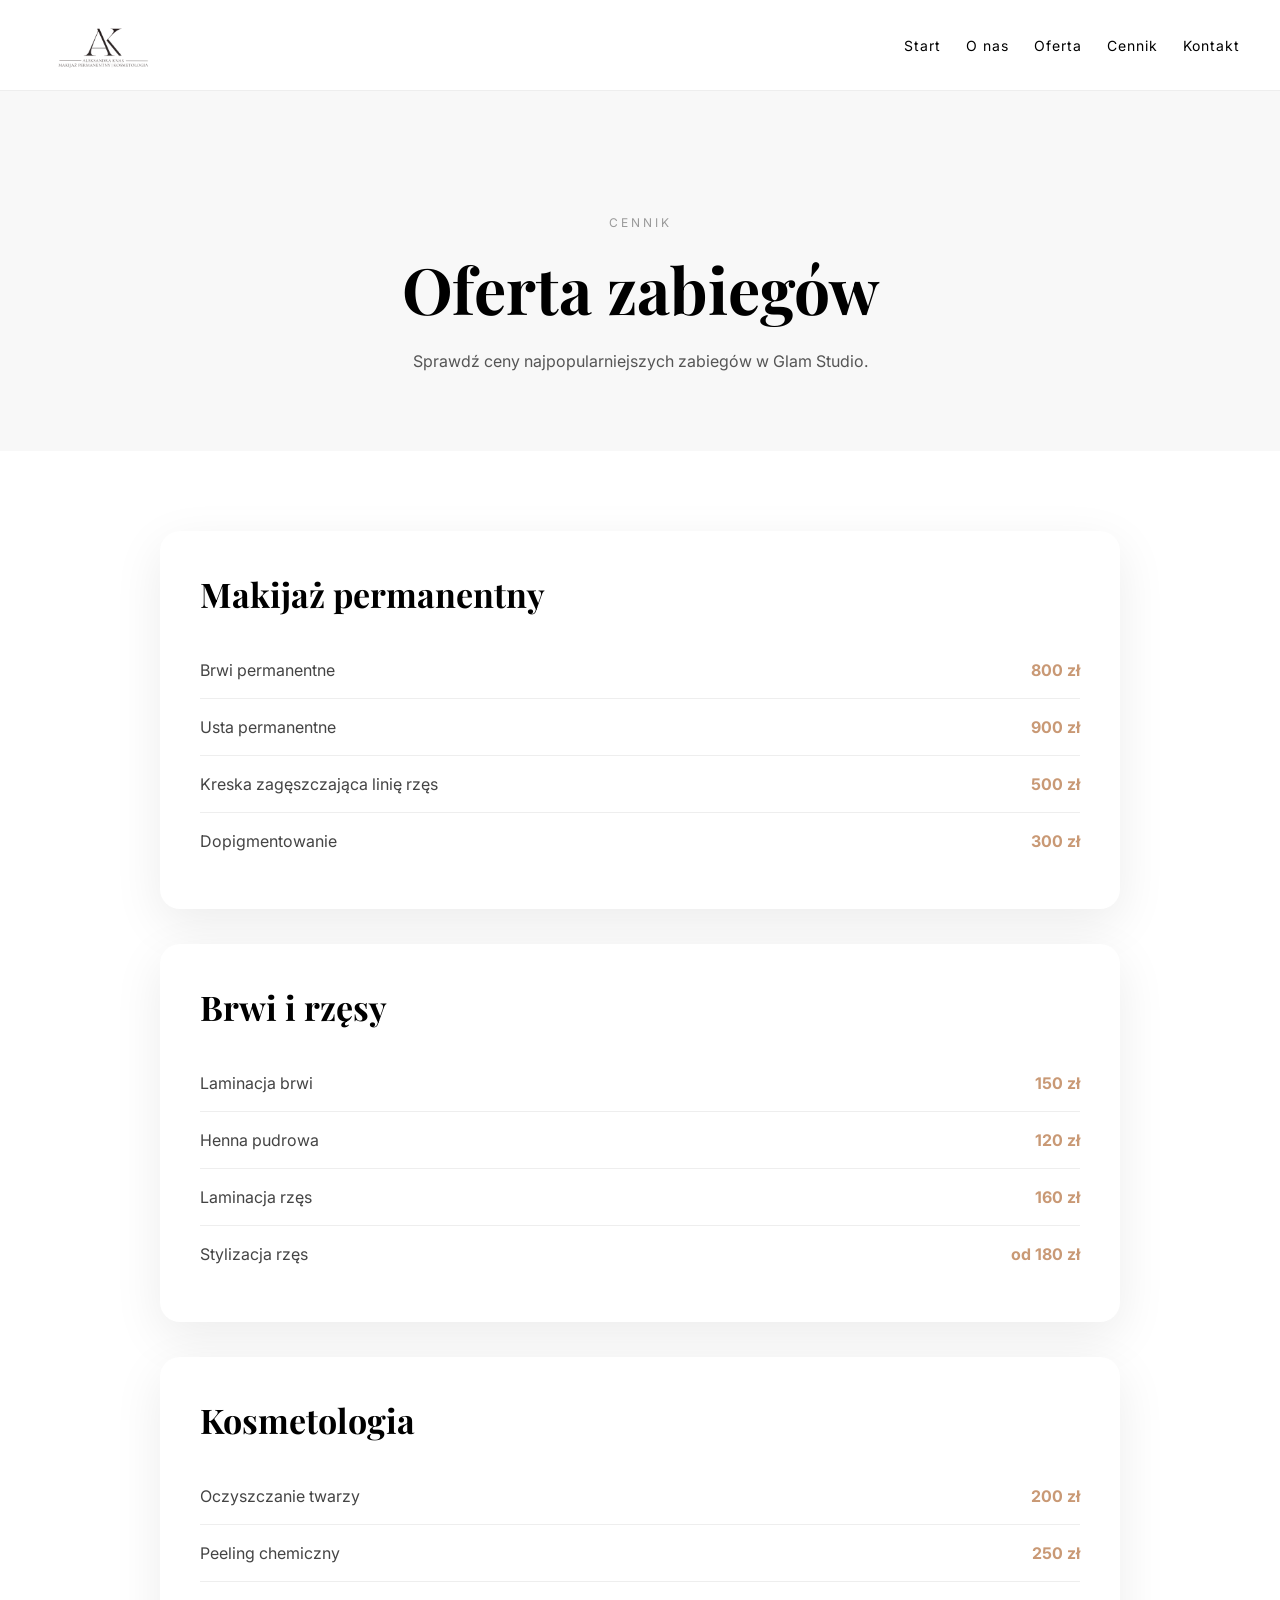
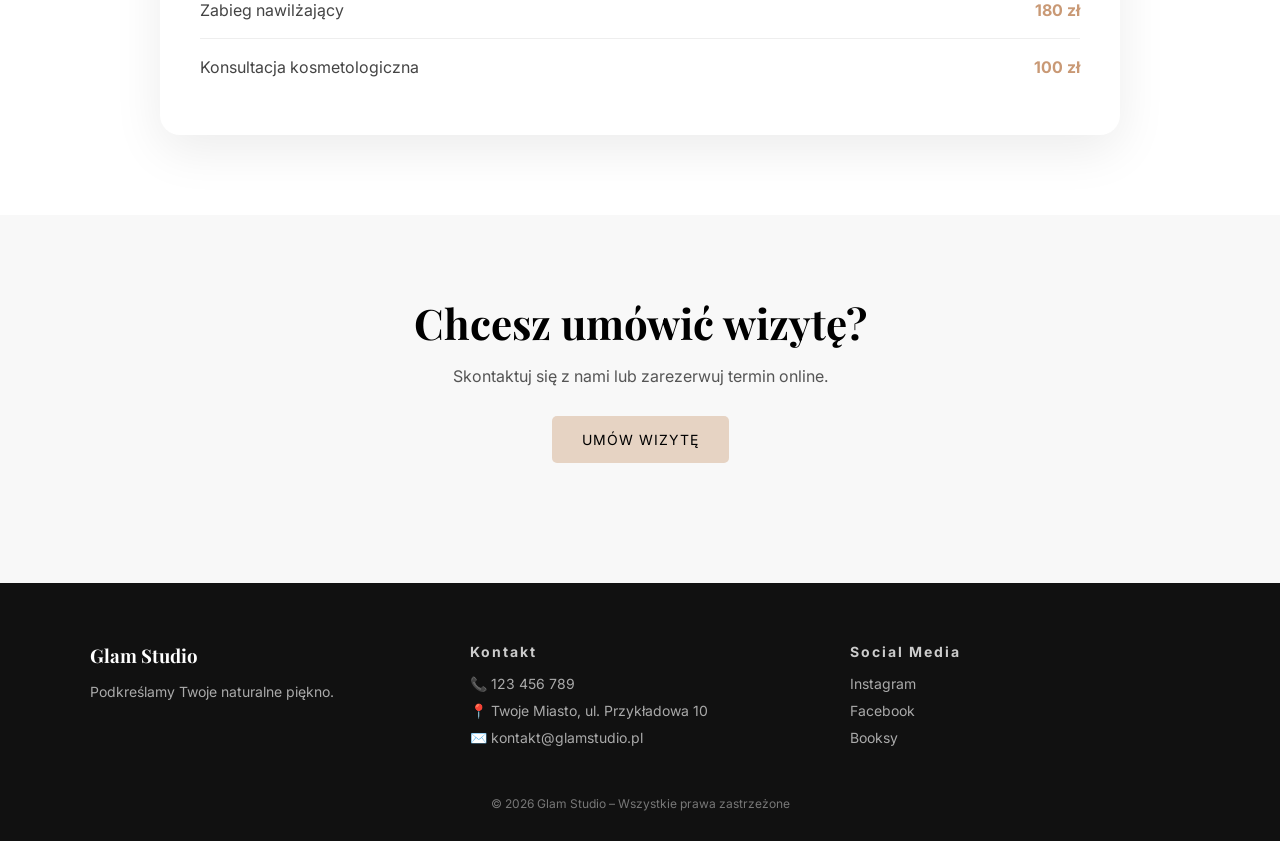
<file: cennik.html>
<!DOCTYPE html>
<html lang="pl">
<head>
  <meta charset="UTF-8">
  <meta name="viewport" content="width=device-width, initial-scale=1.0">
  <title>Cennik | Glam Studio Aleksandra Knas</title>

  <link href="https://fonts.googleapis.com/css2?family=Playfair+Display:wght@400;600&family=Inter:wght@300;400;500&display=swap" rel="stylesheet">
  <link rel="stylesheet" href="style.css">
</head>

<body>

<header>
  <div class="nav">
    <div class="logo">
      <img src="logo.png" alt="logo">
    </div>

    <nav>
      <a href="index.html">Start</a>
      <a href="index.html#onas">O nas</a>
      <a href="oferta.html">Oferta</a>
      <a href="cennik.html">Cennik</a>
      <a href="kontakt.html">Kontakt</a>
    </nav>
  </div>
</header>

<section class="price-hero">
  <span>CENNIK</span>
  <h1>Oferta zabiegów</h1>
  <p>Sprawdź ceny najpopularniejszych zabiegów w Glam Studio.</p>
</section>

<section class="price-section">

  <div class="price-box">
    <h2>Makijaż permanentny</h2>

    <div class="price-row">
      <span>Brwi permanentne</span>
      <strong>800 zł</strong>
    </div>

    <div class="price-row">
      <span>Usta permanentne</span>
      <strong>900 zł</strong>
    </div>

    <div class="price-row">
      <span>Kreska zagęszczająca linię rzęs</span>
      <strong>500 zł</strong>
    </div>

    <div class="price-row">
      <span>Dopigmentowanie</span>
      <strong>300 zł</strong>
    </div>
  </div>

  <div class="price-box">
    <h2>Brwi i rzęsy</h2>

    <div class="price-row">
      <span>Laminacja brwi</span>
      <strong>150 zł</strong>
    </div>

    <div class="price-row">
      <span>Henna pudrowa</span>
      <strong>120 zł</strong>
    </div>

    <div class="price-row">
      <span>Laminacja rzęs</span>
      <strong>160 zł</strong>
    </div>

    <div class="price-row">
      <span>Stylizacja rzęs</span>
      <strong>od 180 zł</strong>
    </div>
  </div>

  <div class="price-box">
    <h2>Kosmetologia</h2>

    <div class="price-row">
      <span>Oczyszczanie twarzy</span>
      <strong>200 zł</strong>
    </div>

    <div class="price-row">
      <span>Peeling chemiczny</span>
      <strong>250 zł</strong>
    </div>

    <div class="price-row">
      <span>Zabieg nawilżający</span>
      <strong>180 zł</strong>
    </div>

    <div class="price-row">
      <span>Konsultacja kosmetologiczna</span>
      <strong>100 zł</strong>
    </div>
  </div>

</section>

<section class="price-cta">
  <h2>Chcesz umówić wizytę?</h2>
  <p>Skontaktuj się z nami lub zarezerwuj termin online.</p>
  <a href="#" class="btn-main">UMÓW WIZYTĘ</a>
</section>

<footer class="footer">
  <div class="footer-container">

    <div class="footer-col">
      <h3>Glam Studio</h3>
      <p>Podkreślamy Twoje naturalne piękno.</p>
    </div>

    <div class="footer-col">
      <h4>Kontakt</h4>
      <p>📞 123 456 789</p>
      <p>📍 Twoje Miasto, ul. Przykładowa 10</p>
      <p>✉️ kontakt@glamstudio.pl</p>
    </div>

    <div class="footer-col">
      <h4>Social Media</h4>
      <p>Instagram</p>
      <p>Facebook</p>
      <p>Booksy</p>
    </div>

  </div>

  <div class="footer-bottom">
    © 2026 Glam Studio – Wszystkie prawa zastrzeżone
  </div>
</footer>

</body>
</html>
</file>
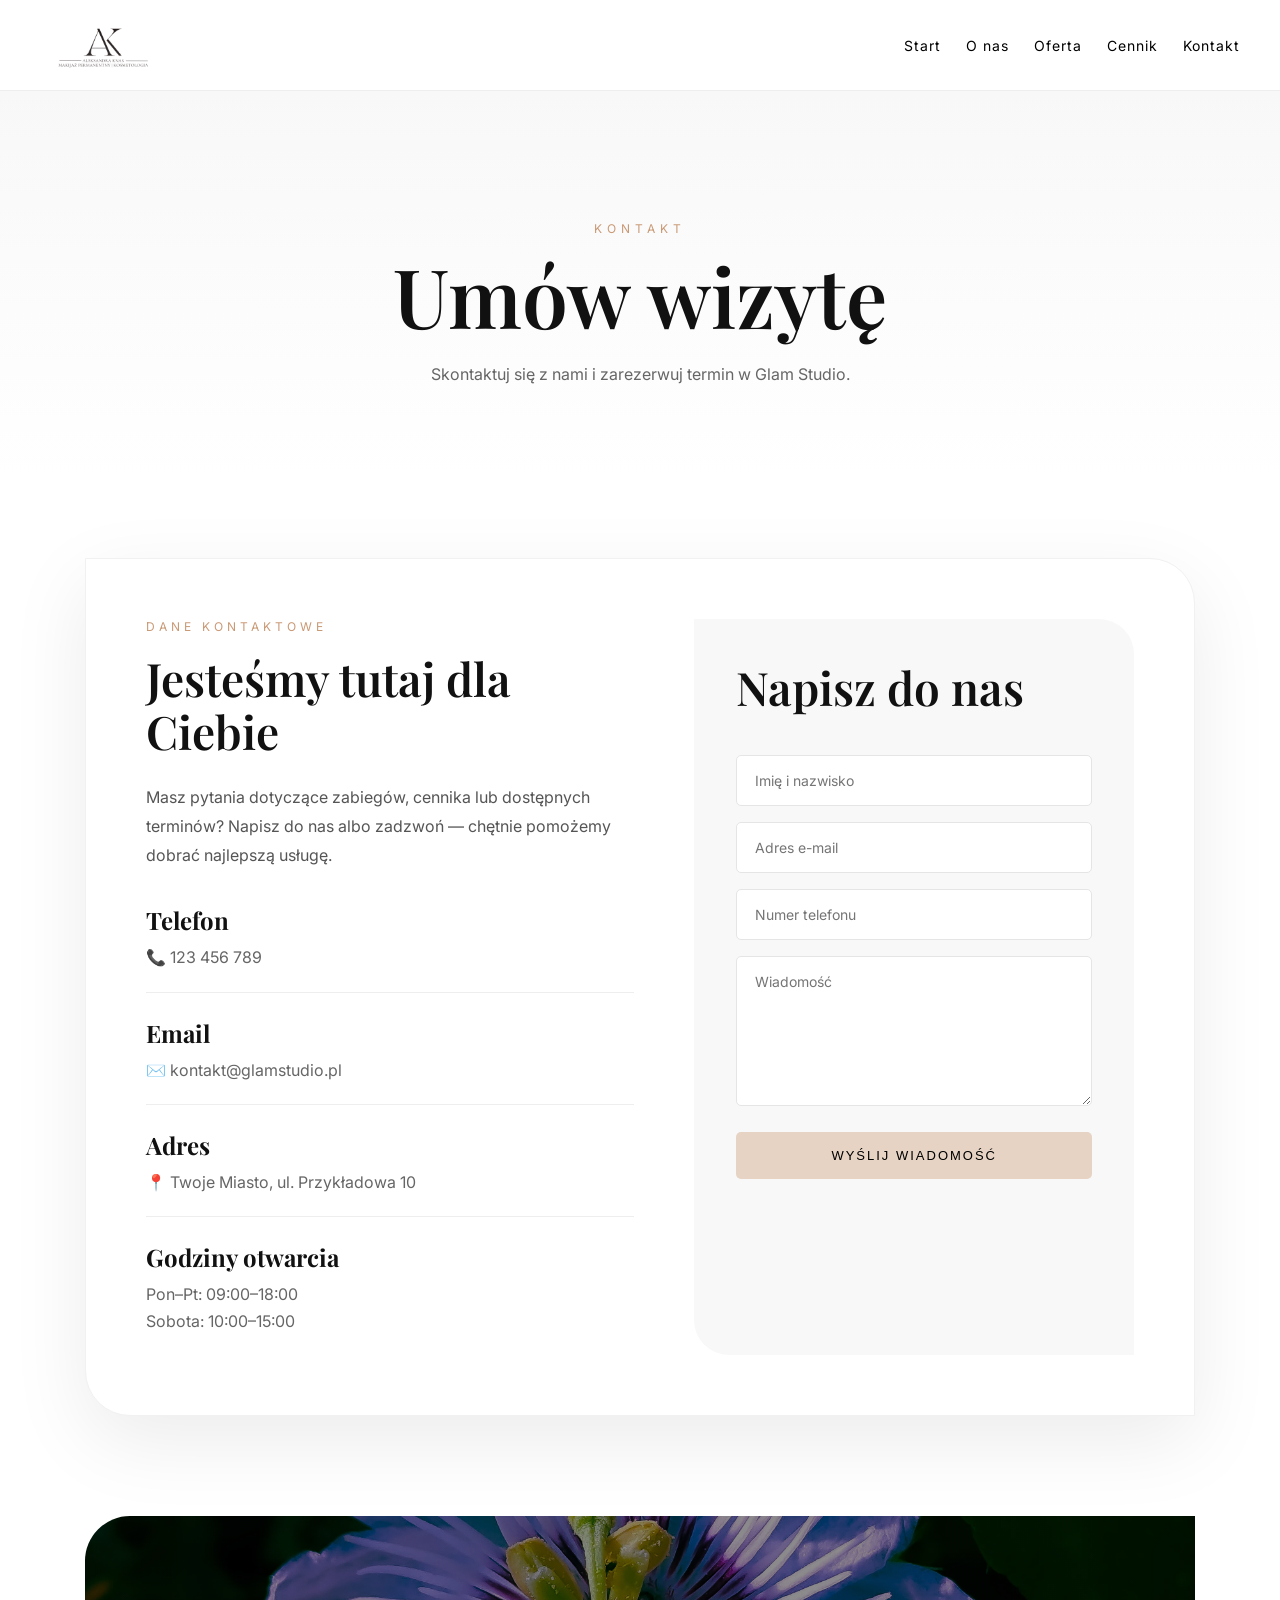
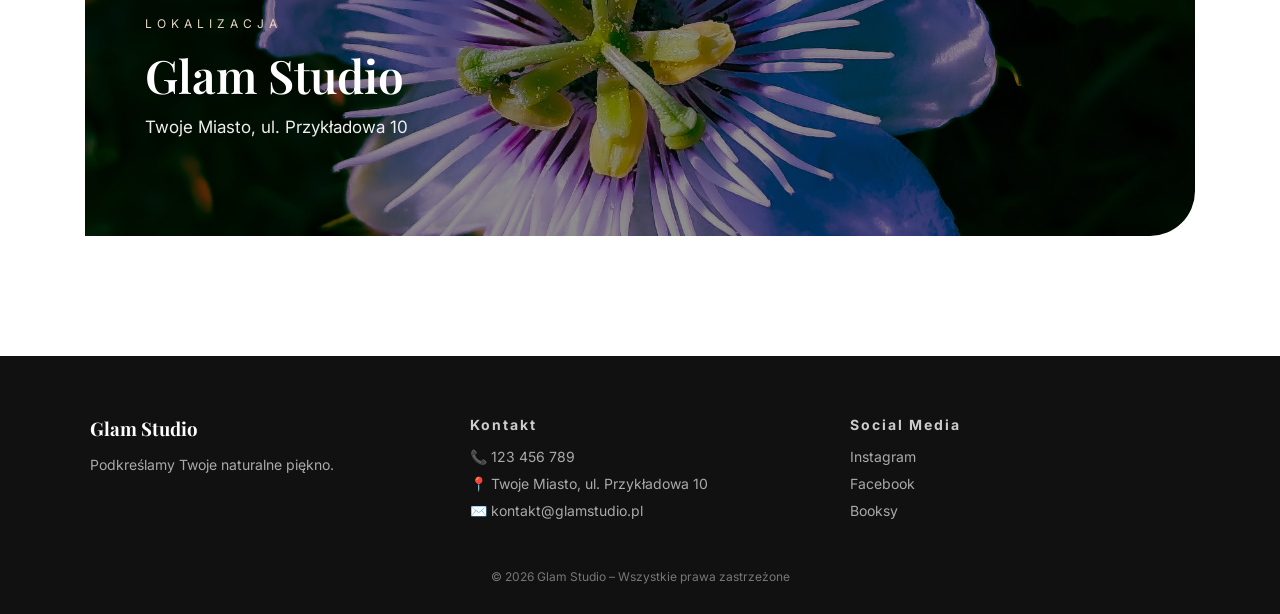
<file: kontakt.html>
<!DOCTYPE html>
<html lang="pl">
<head>
  <meta charset="UTF-8">
  <meta name="viewport" content="width=device-width, initial-scale=1.0">
  <title>Kontakt | Glam Studio Aleksandra Knas</title>

  <link href="https://fonts.googleapis.com/css2?family=Playfair+Display:wght@400;600&family=Inter:wght@300;400;500&display=swap" rel="stylesheet">
  <link rel="stylesheet" href="style.css">
</head>

<body>

<header>
  <div class="nav">
    <div class="logo">
      <img src="logo.png" alt="logo">
    </div>

    <nav>
      <a href="index.html">Start</a>
      <a href="onas.html">O nas</a>
      <a href="oferta.html">Oferta</a>
      <a href="cennik.html">Cennik</a>
      <a href="kontakt.html">Kontakt</a>
    </nav>
  </div>
</header>

<section class="contact-hero">
  <span>KONTAKT</span>
  <h1>Umów wizytę</h1>
  <p>Skontaktuj się z nami i zarezerwuj termin w Glam Studio.</p>
</section>

<section class="contact-section">

  <div class="contact-card">
    <div class="contact-info">
      <span>DANE KONTAKTOWE</span>
      <h2>Jesteśmy tutaj dla Ciebie</h2>

      <p>
        Masz pytania dotyczące zabiegów, cennika lub dostępnych terminów?
        Napisz do nas albo zadzwoń — chętnie pomożemy dobrać najlepszą usługę.
      </p>

      <div class="contact-details">
        <div>
          <h3>Telefon</h3>
          <p>📞 123 456 789</p>
        </div>

        <div>
          <h3>Email</h3>
          <p>✉️ kontakt@glamstudio.pl</p>
        </div>

        <div>
          <h3>Adres</h3>
          <p>📍 Twoje Miasto, ul. Przykładowa 10</p>
        </div>

        <div>
          <h3>Godziny otwarcia</h3>
          <p>Pon–Pt: 09:00–18:00</p>
          <p>Sobota: 10:00–15:00</p>
        </div>
      </div>
    </div>

    <form class="contact-form">
      <h2>Napisz do nas</h2>

      <input type="text" placeholder="Imię i nazwisko">
      <input type="email" placeholder="Adres e-mail">
      <input type="tel" placeholder="Numer telefonu">
      <textarea placeholder="Wiadomość"></textarea>

      <button type="submit">WYŚLIJ WIADOMOŚĆ</button>
    </form>
  </div>

</section>

<section class="contact-map">
  <div class="map-box">
    <span>LOKALIZACJA</span>
    <h2>Glam Studio</h2>
    <p>Twoje Miasto, ul. Przykładowa 10</p>
  </div>
</section>

<footer class="footer">
  <div class="footer-container">

    <div class="footer-col">
      <h3>Glam Studio</h3>
      <p>Podkreślamy Twoje naturalne piękno.</p>
    </div>

    <div class="footer-col">
      <h4>Kontakt</h4>
      <p>📞 123 456 789</p>
      <p>📍 Twoje Miasto, ul. Przykładowa 10</p>
      <p>✉️ kontakt@glamstudio.pl</p>
    </div>

    <div class="footer-col">
      <h4>Social Media</h4>
      <p>Instagram</p>
      <p>Facebook</p>
      <p>Booksy</p>
    </div>

  </div>

  <div class="footer-bottom">
    © 2026 Glam Studio – Wszystkie prawa zastrzeżone
  </div>
</footer>

</body>
</html>
</file>
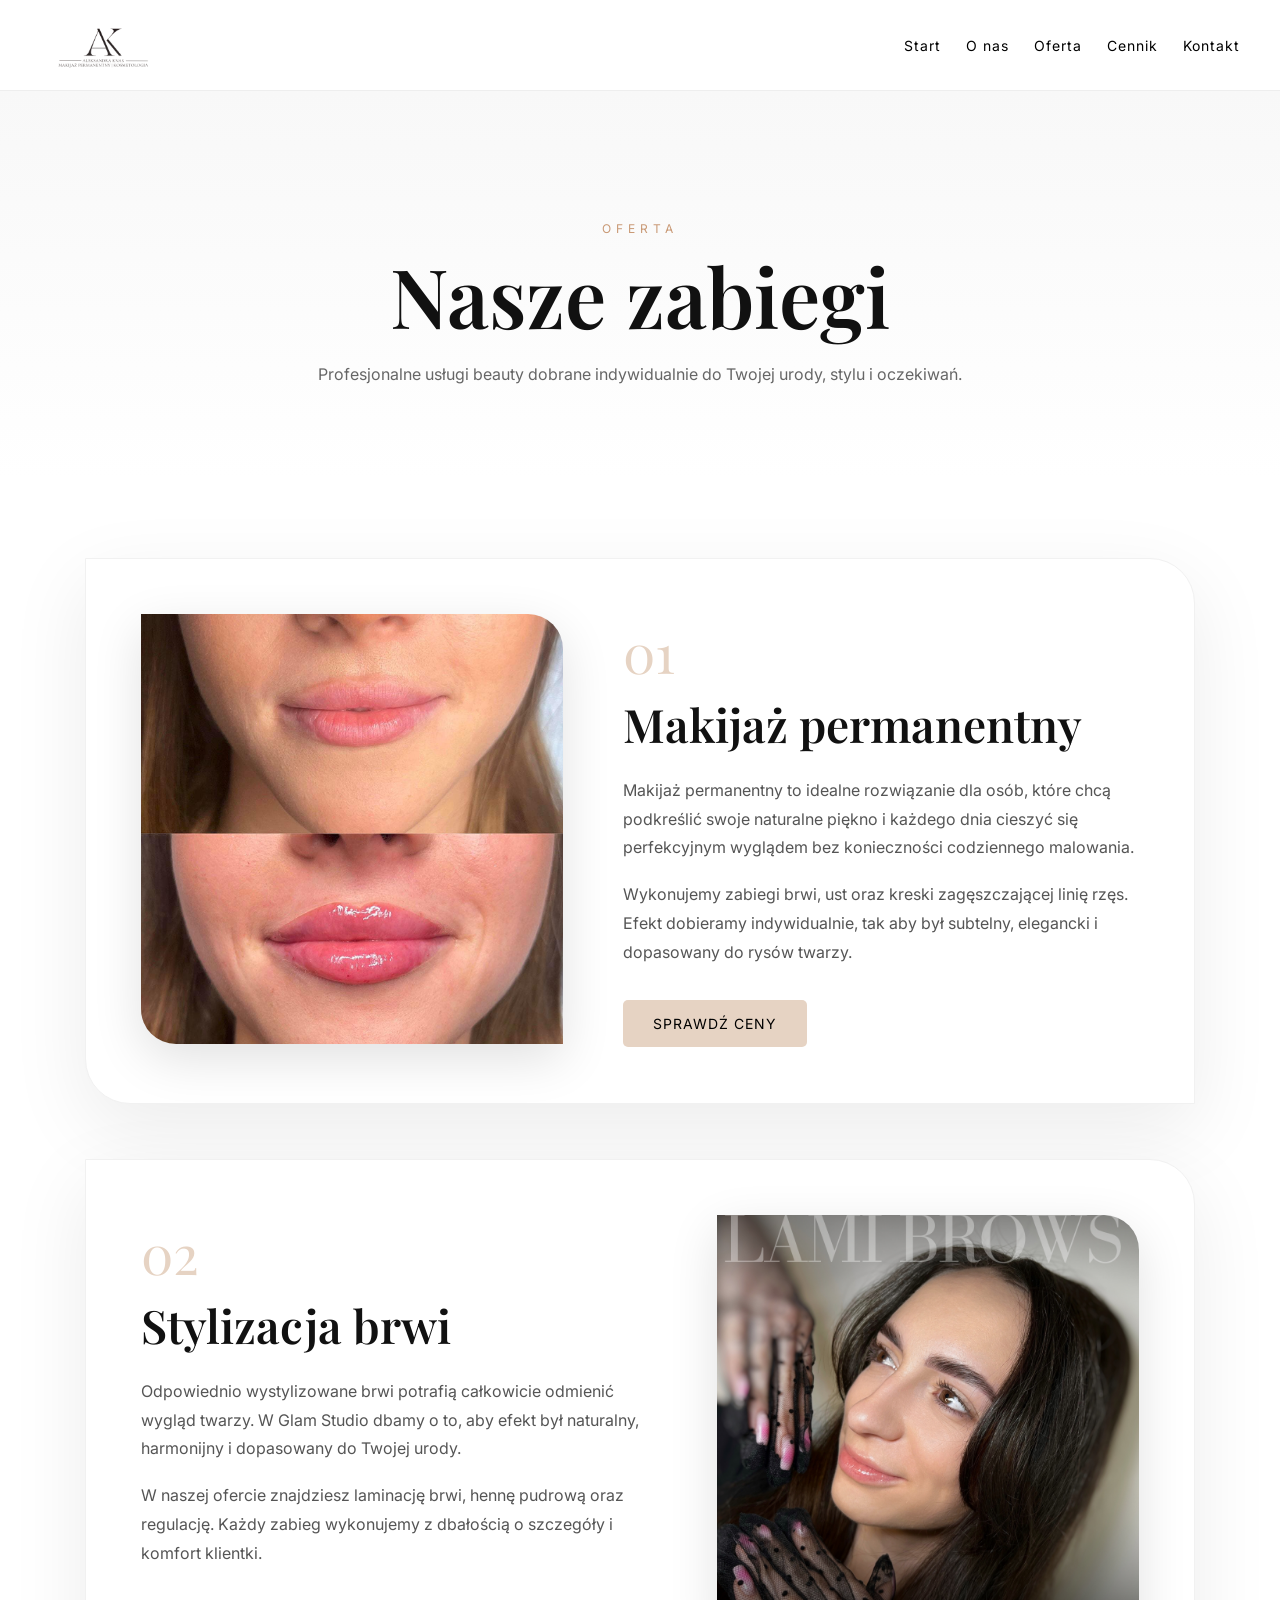
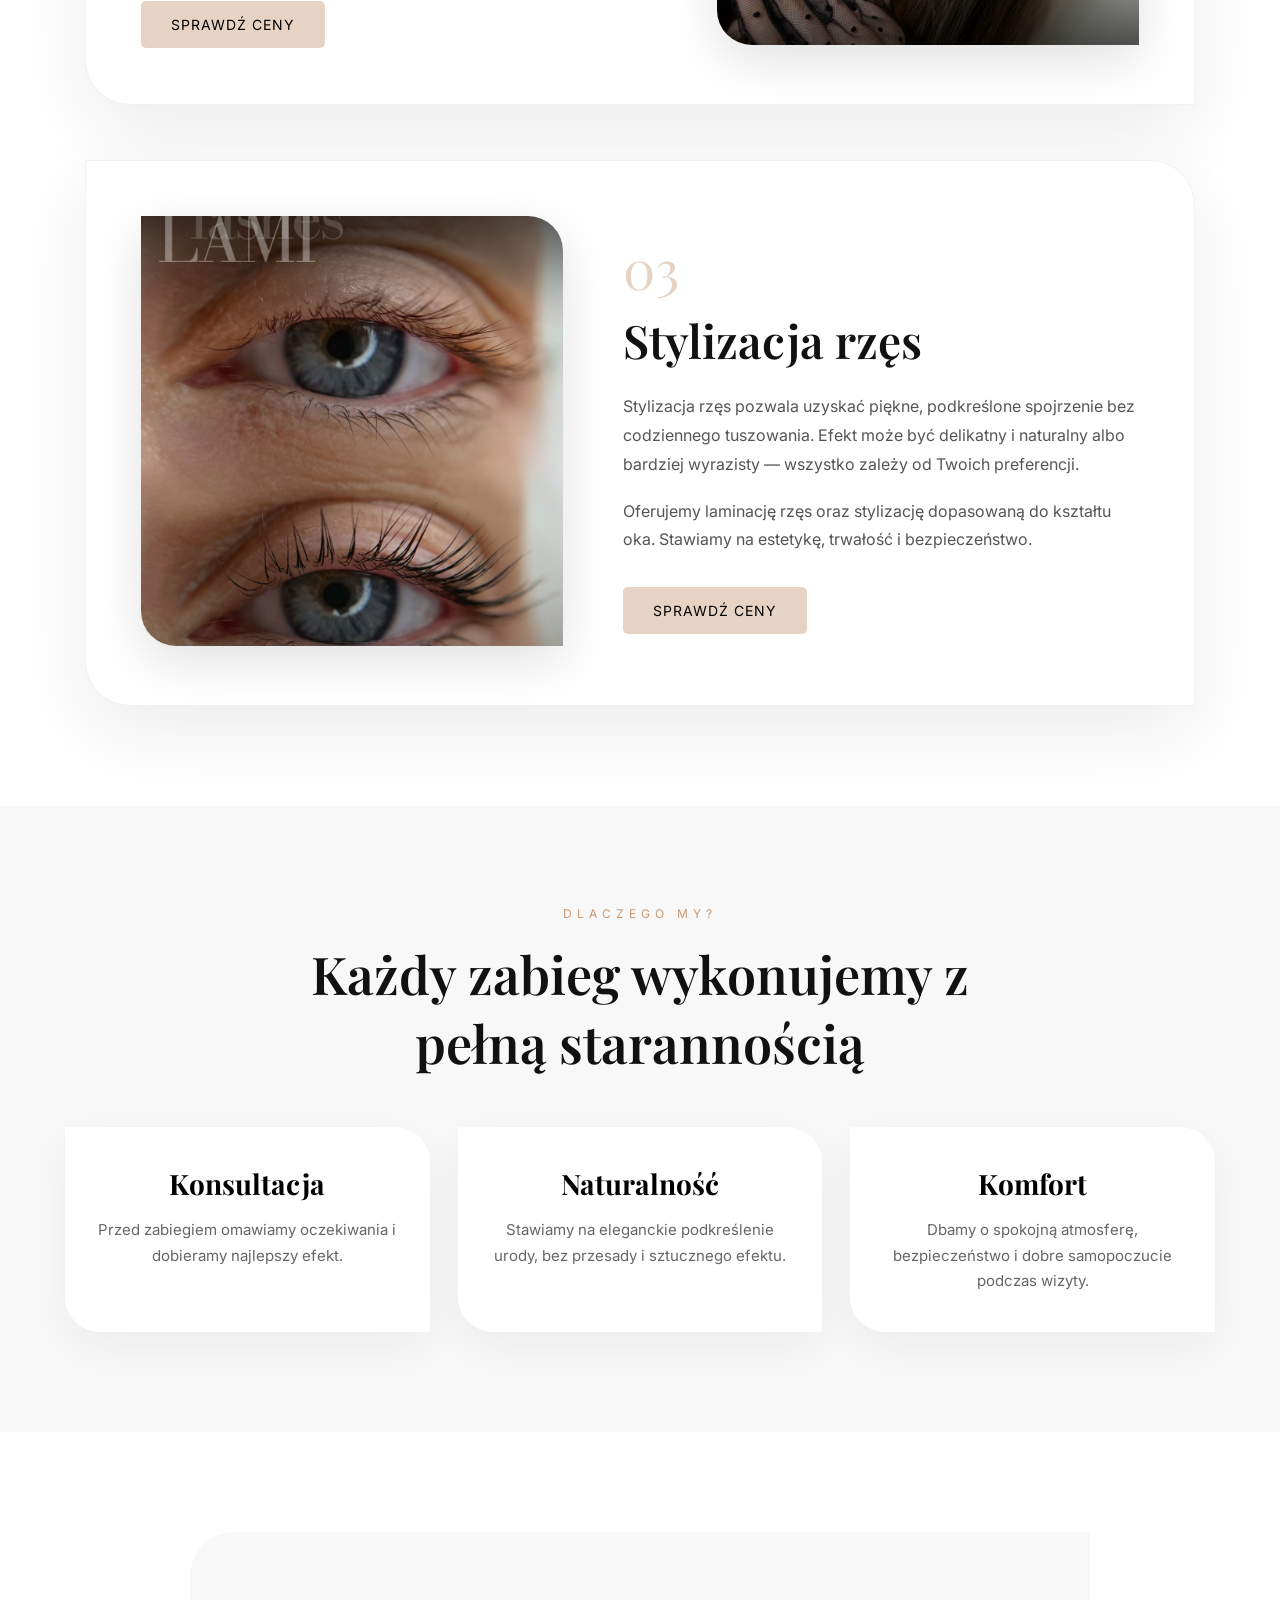
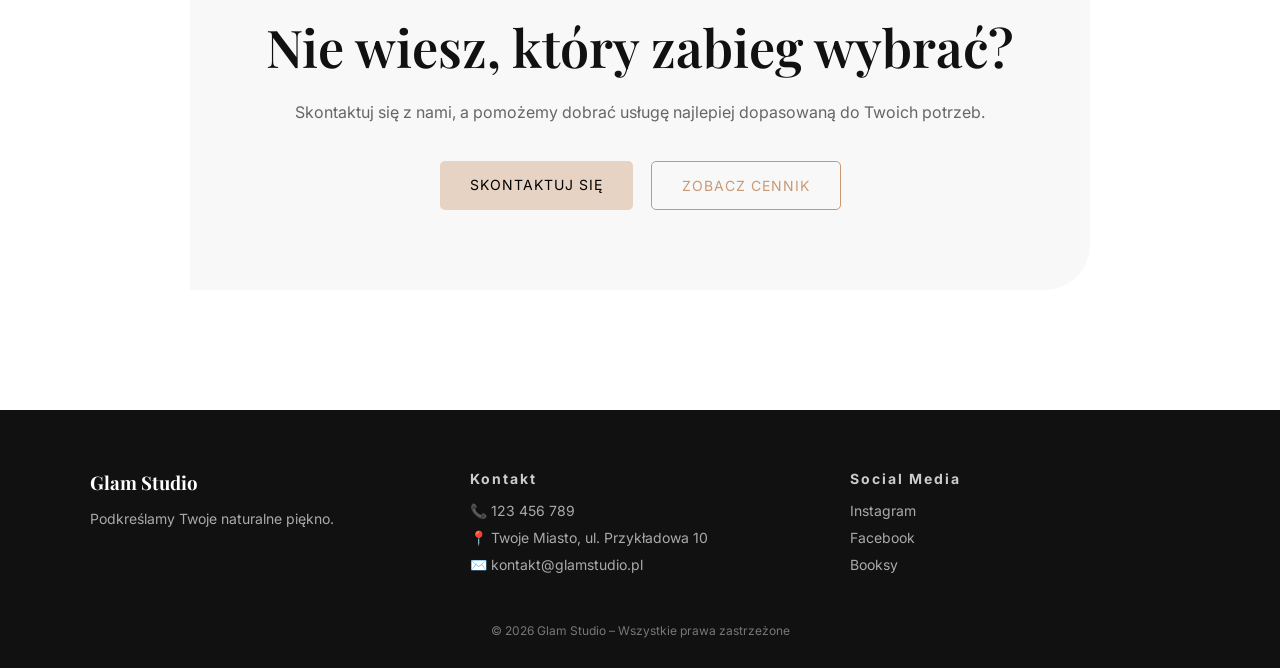
<file: oferta.html>
<!DOCTYPE html>
<html lang="pl">
<head>
  <meta charset="UTF-8">
  <meta name="viewport" content="width=device-width, initial-scale=1.0">
  <title>Oferta | Glam Studio Aleksandra Knas</title>

  <link href="https://fonts.googleapis.com/css2?family=Playfair+Display:wght@400;600&family=Inter:wght@300;400;500&display=swap" rel="stylesheet">
  <link rel="stylesheet" href="style.css">
</head>

<body>

<header>
  <div class="nav">
    <div class="logo">
      <img src="logo.png" alt="logo">
    </div>

    <nav>
      <a href="index.html">Start</a>
      <a href="onas.html">O nas</a>
      <a href="oferta.html">Oferta</a>
      <a href="cennik.html">Cennik</a>
      <a href="kontakt.html">Kontakt</a>
    </nav>
  </div>
</header>

<section class="offer-hero">
  <span>OFERTA</span>
  <h1>Nasze zabiegi</h1>
  <p>Profesjonalne usługi beauty dobrane indywidualnie do Twojej urody, stylu i oczekiwań.</p>
</section>

<section class="offer-section">

  <div class="offer-card">
    <div class="offer-image">
      <img src="usta.jpg" alt="Makijaż permanentny">
    </div>

    <div class="offer-text">
      <span>01</span>
      <h2>Makijaż permanentny</h2>
      <p>
        Makijaż permanentny to idealne rozwiązanie dla osób, które chcą podkreślić swoje naturalne piękno
        i każdego dnia cieszyć się perfekcyjnym wyglądem bez konieczności codziennego malowania.
      </p>
      <p>
        Wykonujemy zabiegi brwi, ust oraz kreski zagęszczającej linię rzęs. Efekt dobieramy indywidualnie,
        tak aby był subtelny, elegancki i dopasowany do rysów twarzy.
      </p>
      <a href="cennik.html" class="btn-main">SPRAWDŹ CENY</a>
    </div>
  </div>

  <div class="offer-card offer-reverse">
    <div class="offer-image">
      <img src="lamibrows.jpg" alt="Stylizacja brwi">
    </div>

    <div class="offer-text">
      <span>02</span>
      <h2>Stylizacja brwi</h2>
      <p>
        Odpowiednio wystylizowane brwi potrafią całkowicie odmienić wygląd twarzy. W Glam Studio dbamy o to,
        aby efekt był naturalny, harmonijny i dopasowany do Twojej urody.
      </p>
      <p>
        W naszej ofercie znajdziesz laminację brwi, hennę pudrową oraz regulację. Każdy zabieg wykonujemy
        z dbałością o szczegóły i komfort klientki.
      </p>
      <a href="cennik.html" class="btn-main">SPRAWDŹ CENY</a>
    </div>
  </div>

  <div class="offer-card">
    <div class="offer-image">
      <img src="lamilashes.jpg" alt="Stylizacja rzęs">
    </div>

    <div class="offer-text">
      <span>03</span>
      <h2>Stylizacja rzęs</h2>
      <p>
        Stylizacja rzęs pozwala uzyskać piękne, podkreślone spojrzenie bez codziennego tuszowania.
        Efekt może być delikatny i naturalny albo bardziej wyrazisty — wszystko zależy od Twoich preferencji.
      </p>
      <p>
        Oferujemy laminację rzęs oraz stylizację dopasowaną do kształtu oka. Stawiamy na estetykę,
        trwałość i bezpieczeństwo.
      </p>
      <a href="cennik.html" class="btn-main">SPRAWDŹ CENY</a>
    </div>
  </div>

</section>

<section class="offer-extra">
  <div class="offer-extra-content">
    <span>DLACZEGO MY?</span>
    <h2>Każdy zabieg wykonujemy z pełną starannością</h2>

    <div class="offer-points">
      <div>
        <h3>Konsultacja</h3>
        <p>Przed zabiegiem omawiamy oczekiwania i dobieramy najlepszy efekt.</p>
      </div>

      <div>
        <h3>Naturalność</h3>
        <p>Stawiamy na eleganckie podkreślenie urody, bez przesady i sztucznego efektu.</p>
      </div>

      <div>
        <h3>Komfort</h3>
        <p>Dbamy o spokojną atmosferę, bezpieczeństwo i dobre samopoczucie podczas wizyty.</p>
      </div>
    </div>
  </div>
</section>

<section class="offer-cta">
  <h2>Nie wiesz, który zabieg wybrać?</h2>
  <p>Skontaktuj się z nami, a pomożemy dobrać usługę najlepiej dopasowaną do Twoich potrzeb.</p>

  <div class="about-buttons">
    <a href="kontakt.html" class="btn-main">SKONTAKTUJ SIĘ</a>
    <a href="cennik.html" class="btn-outline">ZOBACZ CENNIK</a>
  </div>
</section>

<footer class="footer">
  <div class="footer-container">

    <div class="footer-col">
      <h3>Glam Studio</h3>
      <p>Podkreślamy Twoje naturalne piękno.</p>
    </div>

    <div class="footer-col">
      <h4>Kontakt</h4>
      <p>📞 123 456 789</p>
      <p>📍 Twoje Miasto, ul. Przykładowa 10</p>
      <p>✉️ kontakt@glamstudio.pl</p>
    </div>

    <div class="footer-col">
      <h4>Social Media</h4>
      <p>Instagram</p>
      <p>Facebook</p>
      <p>Booksy</p>
    </div>

  </div>

  <div class="footer-bottom">
    © 2026 Glam Studio – Wszystkie prawa zastrzeżone
  </div>
</footer>

</body>
</html>
</file>
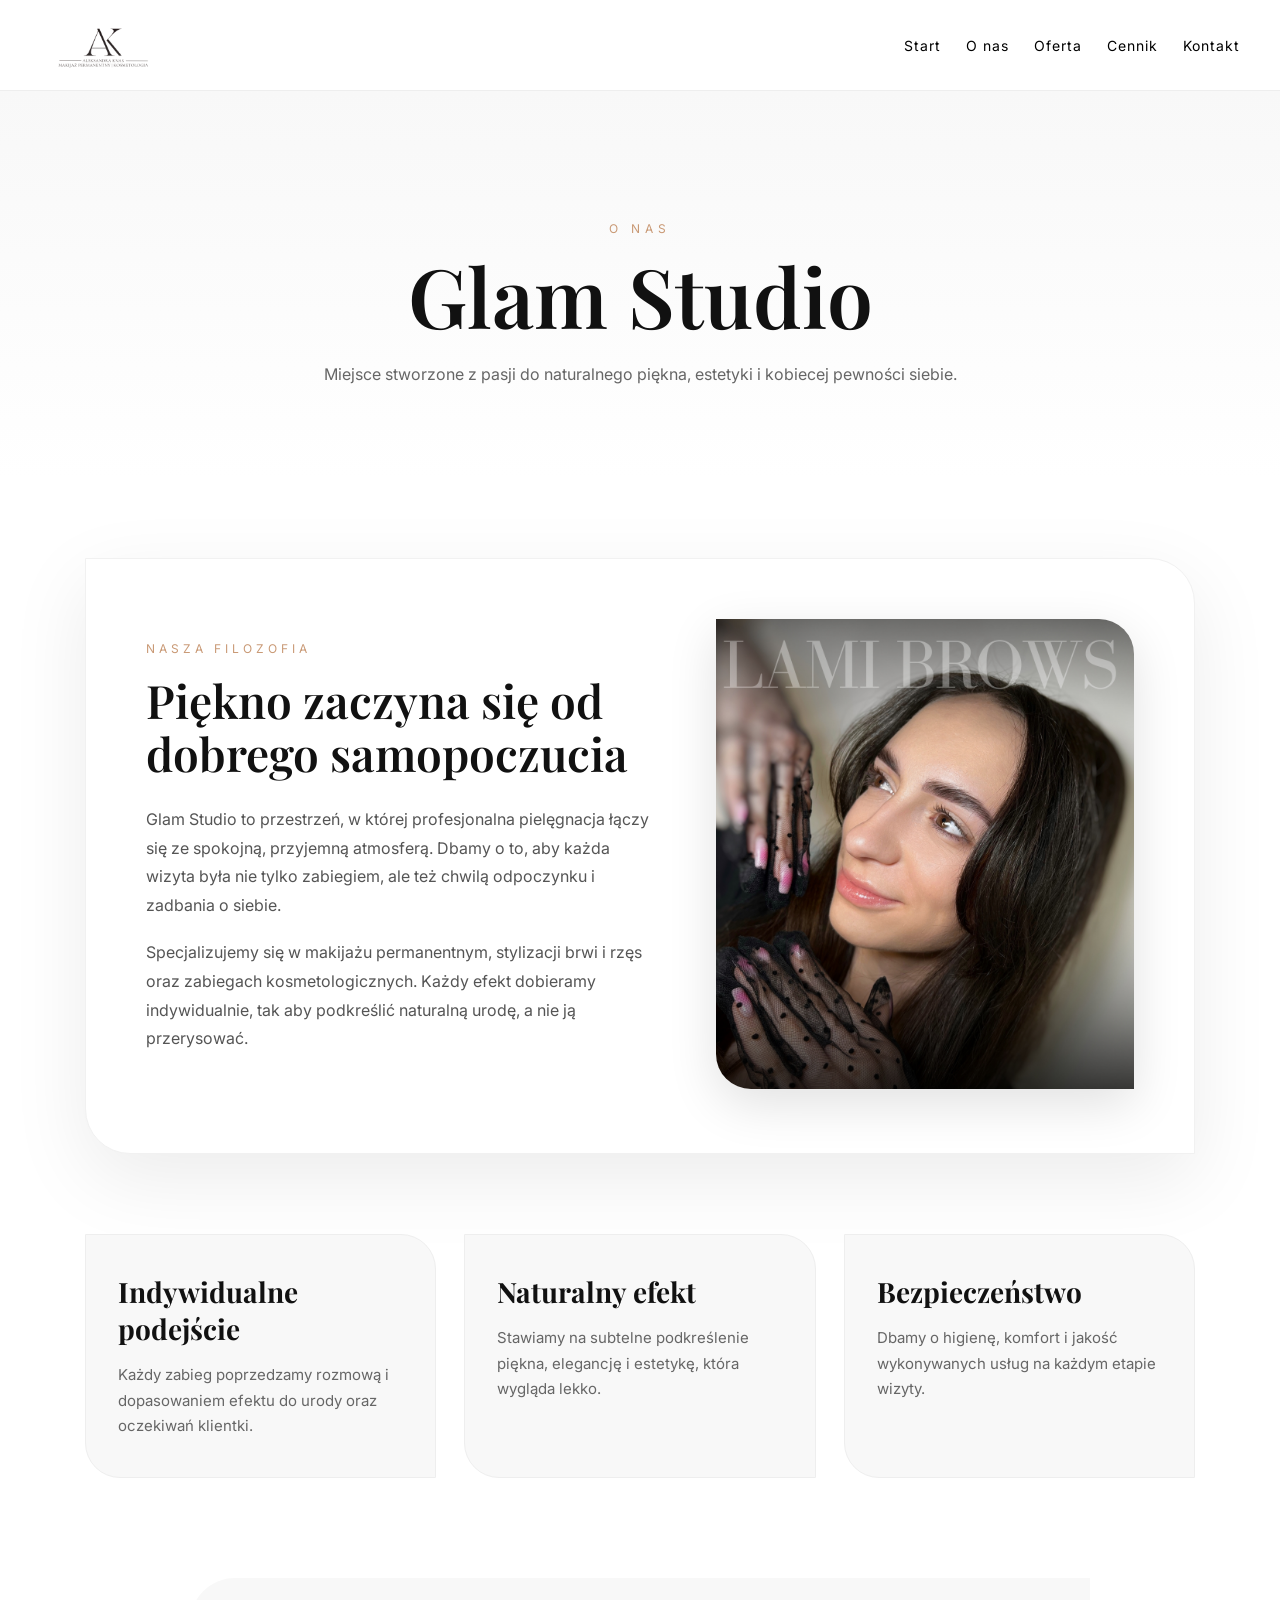
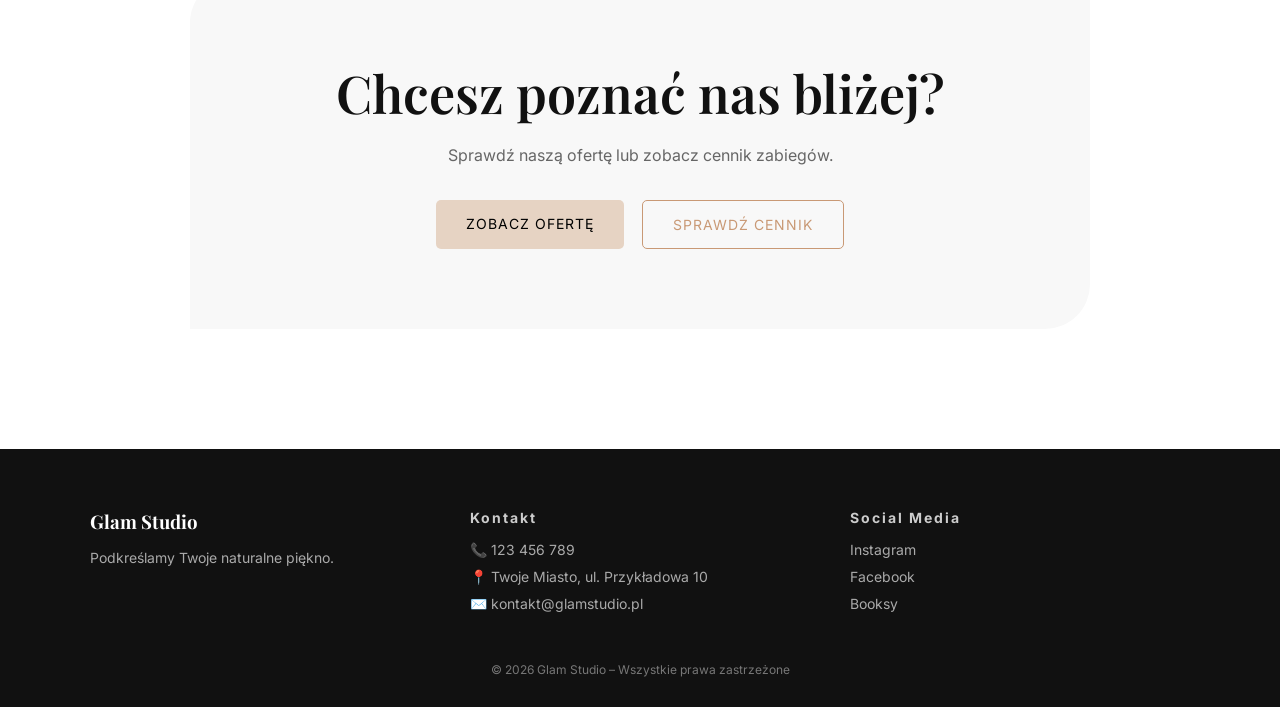
<file: onas.html>
<!DOCTYPE html>
<html lang="pl">
<head>
  <meta charset="UTF-8">
  <meta name="viewport" content="width=device-width, initial-scale=1.0">
  <title>O nas | Glam Studio Aleksandra Knas</title>

  <link href="https://fonts.googleapis.com/css2?family=Playfair+Display:wght@400;600&family=Inter:wght@300;400;500&display=swap" rel="stylesheet">
  <link rel="stylesheet" href="style.css">
</head>

<body>

<header>
  <div class="nav">
    <div class="logo">
      <img src="logo.png" alt="logo">
    </div>

    <nav>
      <a href="index.html">Start</a>
      <a href="onas.html">O nas</a>
      <a href="oferta.html">Oferta</a>
      <a href="cennik.html">Cennik</a>
      <a href="kontakt.html">Kontakt</a>
    </nav>
  </div>
</header>

<section class="about-hero">
  <span>O NAS</span>
  <h1>Glam Studio</h1>
  <p>Miejsce stworzone z pasji do naturalnego piękna, estetyki i kobiecej pewności siebie.</p>
</section>

<section class="about-section">
  <div class="about-card">

    <div class="about-text">
      <span>NASZA FILOZOFIA</span>
      <h2>Piękno zaczyna się od dobrego samopoczucia</h2>

      <p>
        Glam Studio to przestrzeń, w której profesjonalna pielęgnacja łączy się ze spokojną,
        przyjemną atmosferą. Dbamy o to, aby każda wizyta była nie tylko zabiegiem,
        ale też chwilą odpoczynku i zadbania o siebie.
      </p>

      <p>
        Specjalizujemy się w makijażu permanentnym, stylizacji brwi i rzęs oraz zabiegach
        kosmetologicznych. Każdy efekt dobieramy indywidualnie, tak aby podkreślić naturalną urodę,
        a nie ją przerysować.
      </p>
    </div>

    <div class="about-image">
      <img src="lamibrows.jpg" alt="Glam Studio">
    </div>

  </div>
</section>

<section class="about-values">
  <div class="value-box">
    <h3>Indywidualne podejście</h3>
    <p>Każdy zabieg poprzedzamy rozmową i dopasowaniem efektu do urody oraz oczekiwań klientki.</p>
  </div>

  <div class="value-box">
    <h3>Naturalny efekt</h3>
    <p>Stawiamy na subtelne podkreślenie piękna, elegancję i estetykę, która wygląda lekko.</p>
  </div>

  <div class="value-box">
    <h3>Bezpieczeństwo</h3>
    <p>Dbamy o higienę, komfort i jakość wykonywanych usług na każdym etapie wizyty.</p>
  </div>
</section>

<section class="about-cta">
  <h2>Chcesz poznać nas bliżej?</h2>
  <p>Sprawdź naszą ofertę lub zobacz cennik zabiegów.</p>

  <div class="about-buttons">
    <a href="oferta.html" class="btn-main">ZOBACZ OFERTĘ</a>
    <a href="cennik.html" class="btn-outline">SPRAWDŹ CENNIK</a>
  </div>
</section>

<footer class="footer">
  <div class="footer-container">

    <div class="footer-col">
      <h3>Glam Studio</h3>
      <p>Podkreślamy Twoje naturalne piękno.</p>
    </div>

    <div class="footer-col">
      <h4>Kontakt</h4>
      <p>📞 123 456 789</p>
      <p>📍 Twoje Miasto, ul. Przykładowa 10</p>
      <p>✉️ kontakt@glamstudio.pl</p>
    </div>

    <div class="footer-col">
      <h4>Social Media</h4>
      <p>Instagram</p>
      <p>Facebook</p>
      <p>Booksy</p>
    </div>

  </div>

  <div class="footer-bottom">
    © 2026 Glam Studio – Wszystkie prawa zastrzeżone
  </div>
</footer>

</body>
</html>
</file>
<file: style.css>
/* ===== RESET ===== */
* {
  margin: 0;
  padding: 0;
  box-sizing: border-box;
}

html {
  scroll-behavior: smooth;
}

body {
  font-family: 'Inter', sans-serif;
  color: #000;
  background: #fff;
}

a {
  color: inherit;
}

/* ===== NAVBAR ===== */
header {
  background: white;
  border-bottom: 1px solid #eee;
  position: sticky;
  top: 0;
  z-index: 1000;
}

.nav {
  position: relative;
  display: flex;
  align-items: center;
  justify-content: flex-end;
  padding: 10px 40px;
  min-height: 90px;
}

.logo {
  position: absolute;
  left: 0;
  top: 50%;
  transform: translateY(-50%);
}

.logo img {
  height: 75px;
  object-fit: contain;
}

nav {
  display: flex;
  gap: 25px;
}

nav a {
  text-decoration: none;
  color: #000;
  font-size: 14px;
  letter-spacing: 1px;
  position: relative;
  transition: 0.3s;
}

nav a::after {
  content: "";
  position: absolute;
  left: 50%;
  bottom: -6px;
  width: 0;
  height: 2px;
  background: linear-gradient(90deg,#d4af37,#f1d27a);
  transform: translateX(-50%);
  transition: 0.3s;
}

nav a:hover::after {
  width: 100%;
}

nav a:hover {
  transform: translateY(-2px);
}

/* ===== HERO ===== */
.hero {
  position: relative;
  height: 90vh;
  overflow: hidden;
  border-radius: 0 0 30px 30px;
}

.bg-video {
  position: absolute;
  top: 50%;
  left: 50%;
  width: 110%;
  height: 110%;
  object-fit: cover;
  transform: translate(-50%, -50%) scale(1.05);
  filter: blur(8px) brightness(0.4);
  z-index: -2;
}

.overlay {
  position: absolute;
  inset: 0;
  background: rgba(0,0,0,0.6);
  z-index: -1;
}

.hero-content {
  position: relative;
  z-index: 2;
  display: flex;
  justify-content: center;
  align-items: center;
  height: 100%;
}

.hero-logo {
  width: 1200px;
  max-width: 90%;
  filter: brightness(0) invert(1)
          drop-shadow(0 20px 60px rgba(0,0,0,0.9));
  transition: 0.4s;
}

.hero-logo:hover {
  transform: scale(1.05);
}

/* ===== INTRO ===== */
.intro {
  background: #fff;
  padding: 140px 0 140px 120px;
  opacity: 0;
  transform: translateY(40px);
  animation: fadeUp 1s ease forwards;
}

.intro-grid {
  display: grid;
  grid-template-columns: 1fr 450px;
  gap: 80px;
  align-items: center;
  max-width: 1200px;
  margin: 0 auto;
}

.intro-left {
  display: flex;
  flex-direction: column;
  gap: 20px;
}

.intro-text {
  max-width: 500px;
}

.intro-small {
  letter-spacing: 3px;
  font-size: 12px;
  color: #999;
}

.intro-text h2 {
  font-family: 'Playfair Display', serif;
  font-size: 48px;
  margin: 10px 0 20px;
}

.intro-text p {
  color: #555;
  line-height: 1.7;
  margin-bottom: 15px;
}

.intro-btn {
  display: flex;
  align-items: center;
}

.btn-main {
  display: inline-block;
  padding: 15px 30px;
  background: #e6d3c3;
  color: #000;
  text-decoration: none;
  border-radius: 5px;
  font-size: 14px;
  letter-spacing: 1px;
  transition: 0.3s;
}

.btn-main:hover {
  transform: scale(1.05);
  background: #d4bfae;
}

@keyframes fadeUp {
  to {
    opacity: 1;
    transform: translateY(0);
  }
}

/* ===== INTRO IMAGES ===== */
.intro-images {
  position: relative;
  width: 350px;
  justify-self: end;
  transform: translateX(-80px);
}

.img-main {
  width: 100%;
  border-radius: 20px;
  transition: 0.4s;
  box-shadow: 0 10px 30px rgba(0,0,0,0.1);
}

.img-second {
  position: absolute;
  bottom: -30px;
  right: -30px;
  width: 70%;
  border-radius: 20px;
  transition: 0.4s;
  box-shadow: 0 10px 30px rgba(0,0,0,0.1);
}

.intro-images img:hover {
  transform: scale(1.05);
  box-shadow: 0 20px 60px rgba(0,0,0,0.25);
  z-index: 2;
}

/* ===== SPLIT SECTION ===== */
.split-section {
  display: grid;
  grid-template-columns: 1.1fr 1fr;
  min-height: 600px;
  margin-bottom: 0;
}

.split-image {
  background: url('lamilashes.jpg') center/cover no-repeat;
  border-bottom-left-radius: 80px;
}

.split-content {
  background: #f7f7f7;
  padding: 120px 80px;
  display: flex;
  flex-direction: column;
  justify-content: center;
}

.split-small {
  letter-spacing: 3px;
  font-size: 12px;
  color: #999;
  margin-bottom: 20px;
}

.split-content h2 {
  font-family: 'Playfair Display', serif;
  font-size: 72px;
  line-height: 1.1;
  margin-bottom: 30px;
}

.split-content p {
  color: #666;
  line-height: 1.8;
  max-width: 400px;
}

/* ===== CTA BOXES ===== */
.cta-boxes {
  display: grid;
  grid-template-columns: 1fr 1fr;
  margin-top: 0;
}

.cta {
  padding: 80px 40px;
  text-align: center;
  cursor: pointer;
  transition: 0.4s;
  position: relative;
  overflow: hidden;
  text-decoration: none;
  display: block;
}

.cta span {
  letter-spacing: 3px;
  font-size: 12px;
  font-weight: 500;
}

.cta-light {
  background: #c99975;
  color: white;
}

.cta-dark {
  background: #1e1e1e;
  color: white;
}

.cta:hover {
  transform: scale(1.02);
}

.cta-light:hover {
  background: #b88763;
}

.cta-dark:hover {
  background: #000;
}

/* ===== MID TEXT SECTION ===== */
.mid-text {
  padding: 100px 20px 40px;
  text-align: center;
  background: #f8f8f8;
  margin-bottom: 0;
}

.mid-content {
  max-width: 700px;
  margin: 0 auto;
}

.mid-small {
  letter-spacing: 3px;
  font-size: 12px;
  color: #999;
}

.mid-text h2 {
  font-family: 'Playfair Display', serif;
  font-size: 48px;
  margin: 15px 0 20px;
}

.mid-text p {
  color: #555;
  line-height: 1.7;
  font-size: 16px;
}

/* ===== SPLIT CTA ===== */
.cta-split {
  display: grid;
  grid-template-columns: 1fr 1fr;
  height: 350px;
  margin-top: 0;
}

.cta-left {
  background: #2b2b2b;
  display: flex;
  justify-content: center;
  align-items: center;
  border-top-left-radius: 120px;
}

.cta-right {
  position: relative;
  background: url('dol.jpg') center/cover no-repeat;
}

.cta-right::after {
  content: "";
  position: absolute;
  inset: 0;
  background: rgba(0,0,0,0.35);
  backdrop-filter: blur(2px);
}

.cta-button {
  background: #fff;
  color: #c99975;
  padding: 18px 50px;
  font-size: 13px;
  letter-spacing: 2px;
  border-radius: 6px;
  text-decoration: none;
  transition: 0.3s;
}

.cta-button:hover {
  transform: scale(1.08);
  box-shadow: 0 10px 30px rgba(0,0,0,0.3);
}

/* ===== ODSTĘP NAD FOOTEREM ===== */
.footer-space {
  height: 100px;
  background: #fff;
}

/* ===== FOOTER ===== */
.footer {
  background: #111;
  color: #fff;
  padding: 60px 20px 30px;
}

.footer-container {
  max-width: 1100px;
  margin: 0 auto;
  display: grid;
  grid-template-columns: repeat(3, 1fr);
  gap: 40px;
}

.footer-col h3 {
  font-family: 'Playfair Display', serif;
  margin-bottom: 15px;
}

.footer-col h4 {
  margin-bottom: 15px;
  font-size: 14px;
  letter-spacing: 2px;
  color: #ccc;
}

.footer-col p {
  margin-bottom: 10px;
  color: #aaa;
  font-size: 14px;
}

.footer-bottom {
  text-align: center;
  margin-top: 40px;
  font-size: 12px;
  color: #777;
}

/* ===== CENNIK PAGE ===== */
.price-hero {
  padding: 120px 20px 80px;
  text-align: center;
  background: #f8f8f8;
}

.price-hero span {
  letter-spacing: 3px;
  font-size: 12px;
  color: #999;
}

.price-hero h1 {
  font-family: 'Playfair Display', serif;
  font-size: 64px;
  margin: 15px 0 20px;
}

.price-hero p {
  color: #555;
  font-size: 16px;
}

.price-section {
  max-width: 1000px;
  margin: 80px auto;
  padding: 0 20px;
  display: grid;
  gap: 35px;
}

.price-box {
  background: #fff;
  padding: 40px;
  border-radius: 20px;
  box-shadow: 0 15px 50px rgba(0,0,0,0.08);
}

.price-box h2 {
  font-family: 'Playfair Display', serif;
  font-size: 34px;
  margin-bottom: 25px;
}

.price-row {
  display: flex;
  justify-content: space-between;
  gap: 20px;
  padding: 18px 0;
  border-bottom: 1px solid #eee;
}

.price-row:last-child {
  border-bottom: none;
}

.price-row span {
  color: #444;
}

.price-row strong {
  color: #c99975;
  white-space: nowrap;
}

.price-cta {
  text-align: center;
  padding: 80px 20px 120px;
  background: #f8f8f8;
}

.price-cta h2 {
  font-family: 'Playfair Display', serif;
  font-size: 42px;
  margin-bottom: 15px;
}

.price-cta p {
  color: #555;
  margin-bottom: 30px;
}

/* ===== RESPONSYWNOŚĆ ===== */
@media (max-width: 900px) {
  .intro {
    padding: 90px 20px;
  }

  .intro-grid {
    grid-template-columns: 1fr;
    gap: 60px;
  }

  .intro-images {
    justify-self: center;
    transform: none;
  }

  .split-section {
    grid-template-columns: 1fr;
  }

  .split-image {
    min-height: 420px;
    border-bottom-left-radius: 0;
  }

  .split-content {
    padding: 80px 40px;
  }

  .footer-container {
    grid-template-columns: 1fr;
  }
}

@media (max-width: 768px) {
  .nav {
    padding: 10px 20px;
    justify-content: center;
    flex-direction: column;
    gap: 15px;
  }

  .logo {
    position: static;
    transform: none;
  }

  nav {
    flex-wrap: wrap;
    justify-content: center;
    gap: 15px;
  }

  .hero {
    height: 75vh;
  }

  .split-content h2 {
    font-size: 52px;
  }

  .cta-boxes,
  .cta-split {
    grid-template-columns: 1fr;
  }

  .cta-split {
    height: auto;
  }

  .cta-left {
    height: 260px;
    border-top-left-radius: 80px;
  }

  .cta-right {
    height: 260px;
  }

  .price-hero h1 {
    font-size: 44px;
  }

  .price-row {
    flex-direction: column;
    gap: 8px;
  }
}
/* ===== O NAS PAGE ===== */

.about-hero {
  padding: 130px 20px 90px;
  text-align: center;
  background: linear-gradient(180deg, #f8f8f8 0%, #ffffff 100%);
}

.about-hero span {
  display: block;
  letter-spacing: 5px;
  font-size: 12px;
  color: #c99975;
  margin-bottom: 18px;
}

.about-hero h1 {
  font-family: 'Playfair Display', serif;
  font-size: 82px;
  font-weight: 600;
  line-height: 1;
  margin: 0 0 25px;
  color: #111;
}

.about-hero p {
  color: #666;
  font-size: 16px;
  max-width: 650px;
  margin: 0 auto;
  line-height: 1.7;
}

.about-section {
  max-width: 1150px;
  margin: 80px auto;
  padding: 0 20px;
}

.about-card {
  display: grid;
  grid-template-columns: 1.1fr 0.9fr;
  gap: 60px;
  align-items: center;
  background: #fff;
  padding: 60px;
  box-shadow: 0 25px 80px rgba(0,0,0,0.08);
  border: 1px solid #f1f1f1;
  border-radius: 0 45px 0 45px;
  overflow: hidden;
}

.about-text span {
  display: block;
  letter-spacing: 4px;
  font-size: 12px;
  color: #c99975;
  margin-bottom: 18px;
}

.about-text h2 {
  font-family: 'Playfair Display', serif;
  font-size: 46px;
  font-weight: 600;
  line-height: 1.15;
  margin-bottom: 25px;
  color: #111;
}

.about-text p {
  color: #555;
  line-height: 1.8;
  margin-bottom: 18px;
}

.about-image img {
  width: 100%;
  height: 470px;
  object-fit: cover;
  border-radius: 0 35px 0 35px;
  box-shadow: 0 15px 50px rgba(0,0,0,0.12);
}

.about-values {
  max-width: 1150px;
  margin: 60px auto 100px;
  padding: 0 20px;
  display: grid;
  grid-template-columns: repeat(3, 1fr);
  gap: 28px;
}

.value-box {
  background: #f8f8f8;
  padding: 38px 32px;
  border-radius: 0 35px 0 35px;
  border: 1px solid #eee;
}

.value-box h3 {
  font-family: 'Playfair Display', serif;
  font-size: 28px;
  margin-bottom: 15px;
  color: #111;
}

.value-box p {
  color: #666;
  line-height: 1.7;
  font-size: 15px;
}

.about-cta {
  max-width: 900px;
  margin: 0 auto 120px;
  padding: 80px 30px;
  text-align: center;
  background: #f8f8f8;
  border-radius: 45px 0 45px 0;
}

.about-cta h2 {
  font-family: 'Playfair Display', serif;
  font-size: 52px;
  font-weight: 600;
  margin-bottom: 18px;
  color: #111;
}

.about-cta p {
  color: #666;
  margin-bottom: 35px;
  font-size: 16px;
}

.about-buttons {
  display: flex;
  justify-content: center;
  gap: 18px;
  flex-wrap: wrap;
}

.btn-outline {
  display: inline-block;
  padding: 15px 30px;
  background: transparent;
  color: #c99975;
  border: 1px solid #c99975;
  text-decoration: none;
  border-radius: 5px;
  font-size: 14px;
  letter-spacing: 1px;
  transition: 0.3s;
}

.btn-outline:hover {
  background: #c99975;
  color: #fff;
  transform: scale(1.05);
}

/* MOBILE O NAS */
@media (max-width: 900px) {
  .about-card {
    grid-template-columns: 1fr;
    padding: 40px 28px;
  }

  .about-values {
    grid-template-columns: 1fr;
  }

  .about-image img {
    height: 380px;
  }
}

@media (max-width: 768px) {
  .about-hero {
    padding: 90px 20px 60px;
  }

  .about-hero h1 {
    font-size: 54px;
  }

  .about-text h2 {
    font-size: 36px;
  }

  .about-cta {
    margin: 0 20px 80px;
    padding: 60px 25px;
  }

  .about-cta h2 {
    font-size: 38px;
  }
}
/* ===== OFERTA PAGE ===== */

.offer-hero {
  padding: 130px 20px 90px;
  text-align: center;
  background: linear-gradient(180deg, #f8f8f8 0%, #ffffff 100%);
}

.offer-hero span {
  display: block;
  letter-spacing: 5px;
  font-size: 12px;
  color: #c99975;
  margin-bottom: 18px;
}

.offer-hero h1 {
  font-family: 'Playfair Display', serif;
  font-size: 82px;
  font-weight: 600;
  line-height: 1;
  margin: 0 0 25px;
  color: #111;
}

.offer-hero p {
  color: #666;
  font-size: 16px;
  max-width: 650px;
  margin: 0 auto;
  line-height: 1.7;
}

.offer-section {
  max-width: 1150px;
  margin: 80px auto 100px;
  padding: 0 20px;
  display: grid;
  gap: 55px;
}

.offer-card {
  display: grid;
  grid-template-columns: 0.9fr 1.1fr;
  gap: 60px;
  align-items: center;
  background: #fff;
  padding: 55px;
  box-shadow: 0 25px 80px rgba(0,0,0,0.08);
  border: 1px solid #f1f1f1;
  border-radius: 0 45px 0 45px;
  overflow: hidden;
}

.offer-reverse {
  grid-template-columns: 1.1fr 0.9fr;
}

.offer-reverse .offer-image {
  order: 2;
}

.offer-reverse .offer-text {
  order: 1;
}

.offer-image img {
  width: 100%;
  height: 430px;
  object-fit: cover;
  border-radius: 0 35px 0 35px;
  box-shadow: 0 15px 50px rgba(0,0,0,0.12);
  transition: 0.4s;
}

.offer-image img:hover {
  transform: scale(1.03);
}

.offer-text span {
  display: block;
  font-family: 'Playfair Display', serif;
  font-size: 54px;
  color: #e6d3c3;
  margin-bottom: 10px;
}

.offer-text h2 {
  font-family: 'Playfair Display', serif;
  font-size: 46px;
  font-weight: 600;
  line-height: 1.15;
  margin-bottom: 25px;
  color: #111;
}

.offer-text p {
  color: #555;
  line-height: 1.8;
  margin-bottom: 18px;
}

.offer-text .btn-main {
  margin-top: 15px;
}

.offer-extra {
  background: #f8f8f8;
  padding: 100px 20px;
}

.offer-extra-content {
  max-width: 1150px;
  margin: 0 auto;
  text-align: center;
}

.offer-extra-content > span {
  display: block;
  letter-spacing: 5px;
  font-size: 12px;
  color: #c99975;
  margin-bottom: 18px;
}

.offer-extra-content h2 {
  font-family: 'Playfair Display', serif;
  font-size: 52px;
  font-weight: 600;
  max-width: 760px;
  margin: 0 auto 50px;
  color: #111;
}

.offer-points {
  display: grid;
  grid-template-columns: repeat(3, 1fr);
  gap: 28px;
}

.offer-points div {
  background: #fff;
  padding: 38px 32px;
  border-radius: 0 35px 0 35px;
  box-shadow: 0 15px 45px rgba(0,0,0,0.05);
}

.offer-points h3 {
  font-family: 'Playfair Display', serif;
  font-size: 28px;
  margin-bottom: 15px;
}

.offer-points p {
  color: #666;
  line-height: 1.7;
  font-size: 15px;
}

.offer-cta {
  max-width: 900px;
  margin: 100px auto 120px;
  padding: 80px 30px;
  text-align: center;
  background: #f8f8f8;
  border-radius: 45px 0 45px 0;
}

.offer-cta h2 {
  font-family: 'Playfair Display', serif;
  font-size: 52px;
  font-weight: 600;
  margin-bottom: 18px;
  color: #111;
}

.offer-cta p {
  color: #666;
  margin-bottom: 35px;
  font-size: 16px;
  line-height: 1.7;
}

/* MOBILE OFERTA */
@media (max-width: 900px) {
  .offer-card,
  .offer-reverse {
    grid-template-columns: 1fr;
    padding: 40px 28px;
  }

  .offer-reverse .offer-image,
  .offer-reverse .offer-text {
    order: initial;
  }

  .offer-points {
    grid-template-columns: 1fr;
  }

  .offer-image img {
    height: 380px;
  }
}

@media (max-width: 768px) {
  .offer-hero {
    padding: 90px 20px 60px;
  }

  .offer-hero h1 {
    font-size: 54px;
  }

  .offer-text h2 {
    font-size: 36px;
  }

  .offer-text span {
    font-size: 42px;
  }

  .offer-extra-content h2,
  .offer-cta h2 {
    font-size: 38px;
  }

  .offer-cta {
    margin: 70px 20px 80px;
    padding: 60px 25px;
  }
}
/* ===== KONTAKT PAGE ===== */

.contact-hero {
  padding: 130px 20px 90px;
  text-align: center;
  background: linear-gradient(180deg, #f8f8f8 0%, #ffffff 100%);
}

.contact-hero span {
  display: block;
  letter-spacing: 5px;
  font-size: 12px;
  color: #c99975;
  margin-bottom: 18px;
}

.contact-hero h1 {
  font-family: 'Playfair Display', serif;
  font-size: 82px;
  font-weight: 600;
  line-height: 1;
  margin: 0 0 25px;
  color: #111;
}

.contact-hero p {
  color: #666;
  font-size: 16px;
  max-width: 650px;
  margin: 0 auto;
  line-height: 1.7;
}

.contact-section {
  max-width: 1150px;
  margin: 80px auto 100px;
  padding: 0 20px;
}

.contact-card {
  display: grid;
  grid-template-columns: 1fr 0.9fr;
  gap: 60px;
  align-items: stretch;
  background: #fff;
  padding: 60px;
  box-shadow: 0 25px 80px rgba(0,0,0,0.08);
  border: 1px solid #f1f1f1;
  border-radius: 0 45px 0 45px;
}

.contact-info > span {
  display: block;
  letter-spacing: 4px;
  font-size: 12px;
  color: #c99975;
  margin-bottom: 18px;
}

.contact-info h2,
.contact-form h2,
.map-box h2 {
  font-family: 'Playfair Display', serif;
  font-size: 46px;
  font-weight: 600;
  line-height: 1.15;
  margin-bottom: 25px;
  color: #111;
}

.contact-info > p {
  color: #555;
  line-height: 1.8;
  margin-bottom: 35px;
}

.contact-details {
  display: grid;
  gap: 24px;
}

.contact-details div {
  padding-bottom: 20px;
  border-bottom: 1px solid #eee;
}

.contact-details div:last-child {
  border-bottom: none;
}

.contact-details h3 {
  font-family: 'Playfair Display', serif;
  font-size: 24px;
  margin-bottom: 8px;
  color: #111;
}

.contact-details p {
  color: #666;
  line-height: 1.7;
}

.contact-form {
  background: #f8f8f8;
  padding: 42px;
  border-radius: 0 35px 0 35px;
  display: flex;
  flex-direction: column;
  gap: 16px;
}

.contact-form input,
.contact-form textarea {
  width: 100%;
  padding: 16px 18px;
  border: 1px solid #e5e5e5;
  background: #fff;
  font-family: 'Inter', sans-serif;
  font-size: 14px;
  outline: none;
  border-radius: 5px;
}

.contact-form textarea {
  min-height: 150px;
  resize: vertical;
}

.contact-form input:focus,
.contact-form textarea:focus {
  border-color: #c99975;
}

.contact-form button {
  margin-top: 10px;
  padding: 16px 30px;
  background: #e6d3c3;
  color: #000;
  border: none;
  border-radius: 5px;
  font-size: 13px;
  letter-spacing: 2px;
  cursor: pointer;
  transition: 0.3s;
}

.contact-form button:hover {
  transform: scale(1.03);
  background: #d4bfae;
}

.contact-map {
  max-width: 1150px;
  margin: 0 auto 120px;
  padding: 0 20px;
}

.map-box {
  min-height: 320px;
  background:
    linear-gradient(rgba(0,0,0,0.45), rgba(0,0,0,0.45)),
    url('dol.jpg') center/cover no-repeat;
  color: #fff;
  border-radius: 45px 0 45px 0;
  display: flex;
  flex-direction: column;
  justify-content: center;
  padding: 60px;
}

.map-box span {
  letter-spacing: 5px;
  font-size: 12px;
  color: #e6d3c3;
  margin-bottom: 18px;
}

.map-box h2 {
  color: #fff;
  margin-bottom: 15px;
}

.map-box p {
  color: #eee;
  font-size: 17px;
}

/* MOBILE KONTAKT */
@media (max-width: 900px) {
  .contact-card {
    grid-template-columns: 1fr;
    padding: 40px 28px;
  }
}

@media (max-width: 768px) {
  .contact-hero {
    padding: 90px 20px 60px;
  }

  .contact-hero h1 {
    font-size: 54px;
  }

  .contact-info h2,
  .contact-form h2,
  .map-box h2 {
    font-size: 36px;
  }

  .contact-form {
    padding: 30px 22px;
  }

  .map-box {
    padding: 45px 28px;
  }
}
</file>
